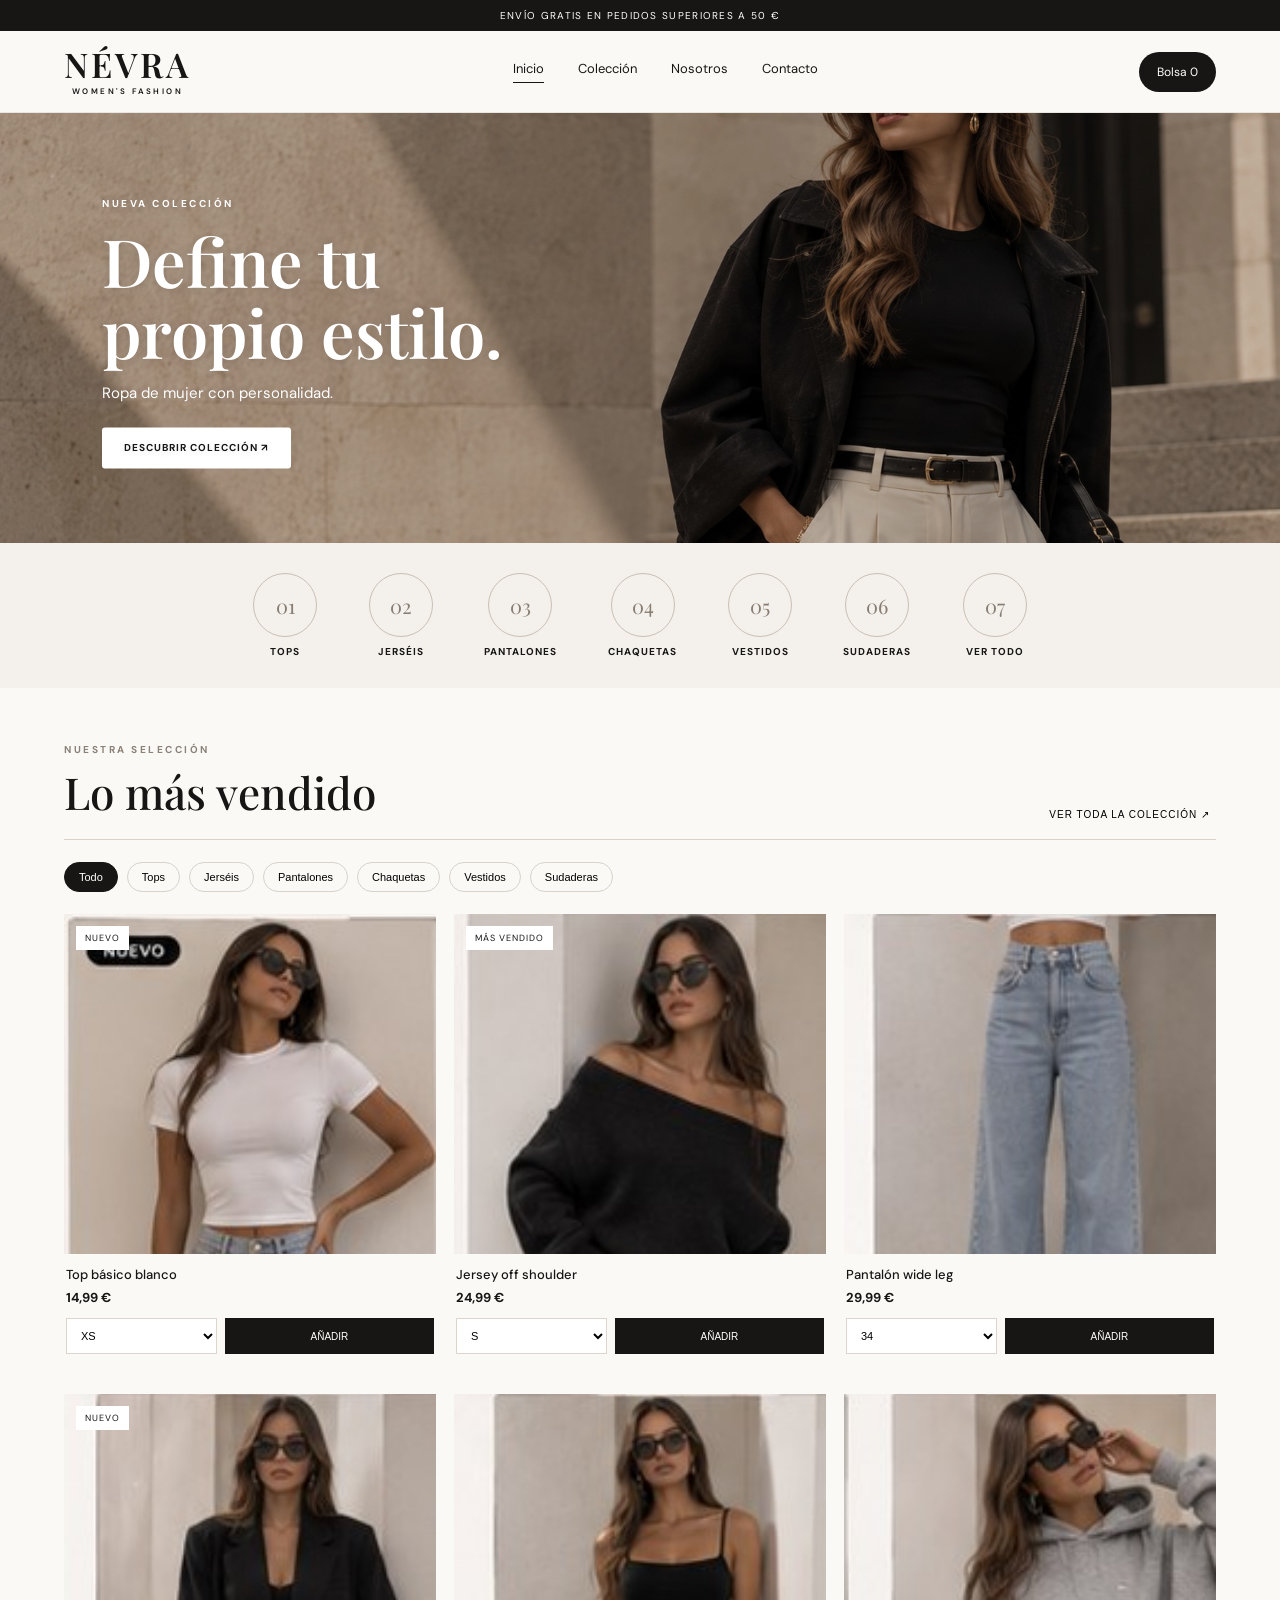
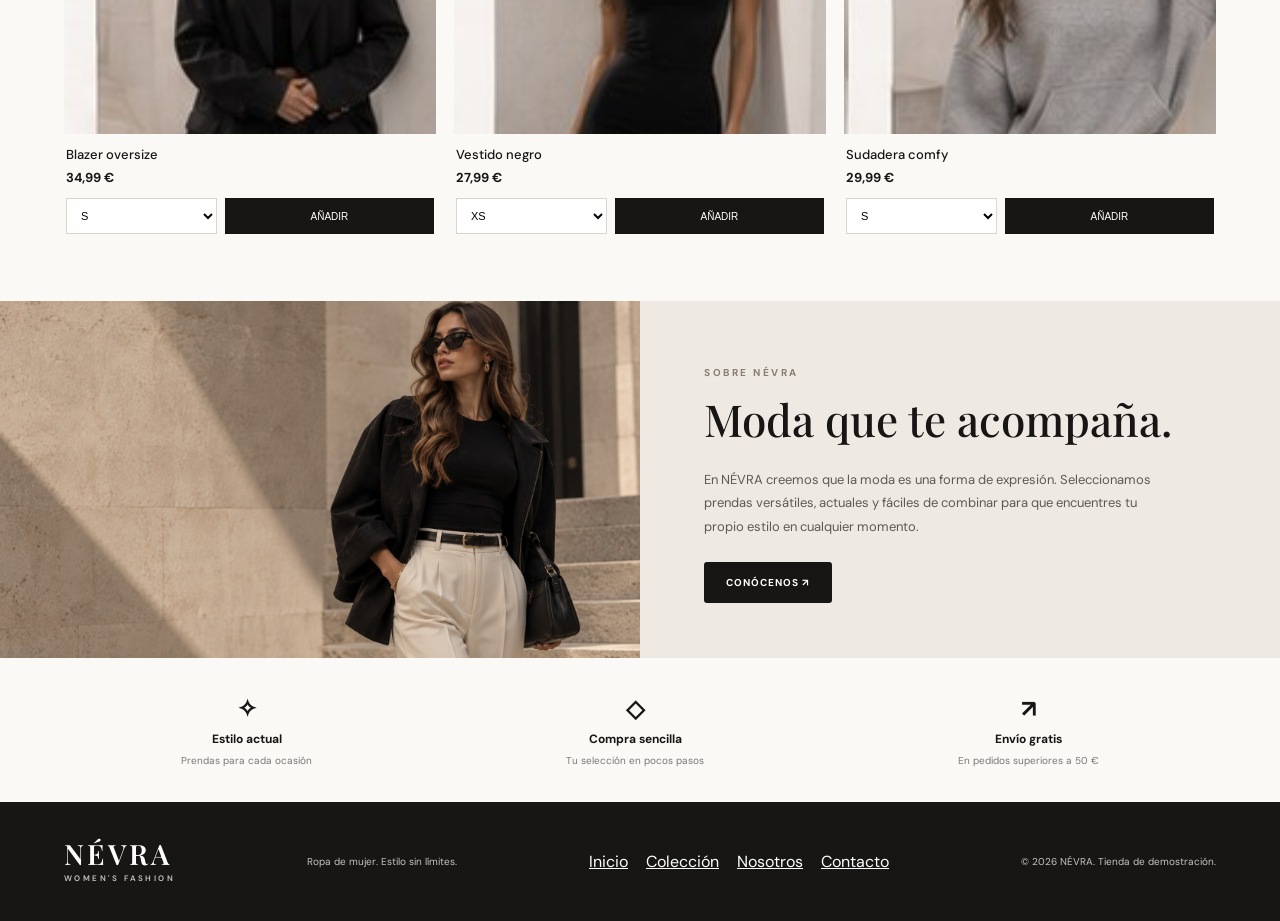
<file: index.html>
<!DOCTYPE html>
<html lang="es">
<head>
  <meta charset="UTF-8">
  <meta name="viewport" content="width=device-width, initial-scale=1.0">
  <title>NÉVRA | Moda femenina</title>
  <meta name="description" content="NÉVRA: ropa de mujer actual, casual y elegante. Encuentra tu estilo.">
  <link rel="preconnect" href="https://fonts.googleapis.com">
  <link rel="preconnect" href="https://fonts.gstatic.com" crossorigin>
  <link href="https://fonts.googleapis.com/css2?family=DM+Sans:wght@400;500;600;700&family=Playfair+Display:wght@500;600;700&display=swap" rel="stylesheet">
  <link rel="stylesheet" href="style.css">
</head>
<body>
  <div class="announcement">ENVÍO GRATIS EN PEDIDOS SUPERIORES A 50 €</div>
  <header class="header">
    <a class="logo" href="index.html">NÉVRA <small>WOMEN'S FASHION</small></a>
    <nav>
      <a class="active" href="index.html">Inicio</a>
      <a href="#coleccion">Colección</a>
      <a href="#nosotras">Nosotros</a>
      <a href="#contacto">Contacto</a>
    </nav>
    <a class="cart-link" href="carrito.html">Bolsa <span id="cart-count">0</span></a>
  </header>

  <main>
    <section class="hero">
      <img src="assets/campana-nevra.jpg" alt="Campaña de moda femenina NÉVRA">
      <div class="hero-copy">
        <p class="eyebrow">NUEVA COLECCIÓN</p>
        <h1>Define tu<br>propio estilo.</h1>
        <p>Ropa de mujer con personalidad.</p>
        <a class="button button-light" href="#coleccion">DESCUBRIR COLECCIÓN ↗</a>
      </div>
    </section>

    <section class="categories">
      <a href="#coleccion" data-filter="tops"><span>01</span><b>Tops</b></a>
      <a href="#coleccion" data-filter="jerseys"><span>02</span><b>Jerséis</b></a>
      <a href="#coleccion" data-filter="pantalones"><span>03</span><b>Pantalones</b></a>
      <a href="#coleccion" data-filter="chaquetas"><span>04</span><b>Chaquetas</b></a>
      <a href="#coleccion" data-filter="vestidos"><span>05</span><b>Vestidos</b></a>
      <a href="#coleccion" data-filter="sudaderas"><span>06</span><b>Sudaderas</b></a>
      <a href="#coleccion" data-filter="todos"><span>07</span><b>Ver todo</b></a>
    </section>

    <section class="collection section" id="coleccion">
      <div class="section-heading">
        <div><p class="eyebrow">NUESTRA SELECCIÓN</p><h2>Lo más vendido</h2></div>
        <button class="text-button" data-filter="todos">VER TODA LA COLECCIÓN ↗</button>
      </div>
      <div class="filters">
        <button class="filter active" data-filter="todos">Todo</button>
        <button class="filter" data-filter="tops">Tops</button>
        <button class="filter" data-filter="jerseys">Jerséis</button>
        <button class="filter" data-filter="pantalones">Pantalones</button>
        <button class="filter" data-filter="chaquetas">Chaquetas</button>
        <button class="filter" data-filter="vestidos">Vestidos</button>
        <button class="filter" data-filter="sudaderas">Sudaderas</button>
      </div>
      <div class="products" id="products"></div>
    </section>

    <section class="story" id="nosotras">
      <div class="story-photo"></div>
      <div class="story-copy">
        <p class="eyebrow">SOBRE NÉVRA</p>
        <h2>Moda que te acompaña.</h2>
        <p>En NÉVRA creemos que la moda es una forma de expresión. Seleccionamos prendas versátiles, actuales y fáciles de combinar para que encuentres tu propio estilo en cualquier momento.</p>
        <a class="button button-dark" href="#contacto">CONÓCENOS ↗</a>
      </div>
    </section>

    <section class="benefits">
      <div><strong>✧</strong><b>Estilo actual</b><small>Prendas para cada ocasión</small></div>
      <div><strong>◇</strong><b>Compra sencilla</b><small>Tu selección en pocos pasos</small></div>
      <div><strong>↗</strong><b>Envío gratis</b><small>En pedidos superiores a 50 €</small></div>
    </section>
  </main>

  <footer id="contacto">
    <a class="logo footer-logo" href="index.html">NÉVRA <small>WOMEN'S FASHION</small></a>
    <p>Ropa de mujer. Estilo sin límites.</p>
    <div><a href="index.html">Inicio</a><a href="#coleccion">Colección</a><a href="#nosotras">Nosotros</a><a href="mailto:hola@nevra.example">Contacto</a></div>
    <small>© 2026 NÉVRA. Tienda de demostración.</small>
  </footer>
  <script src="script.js"></script>
</body>
</html>
</file>
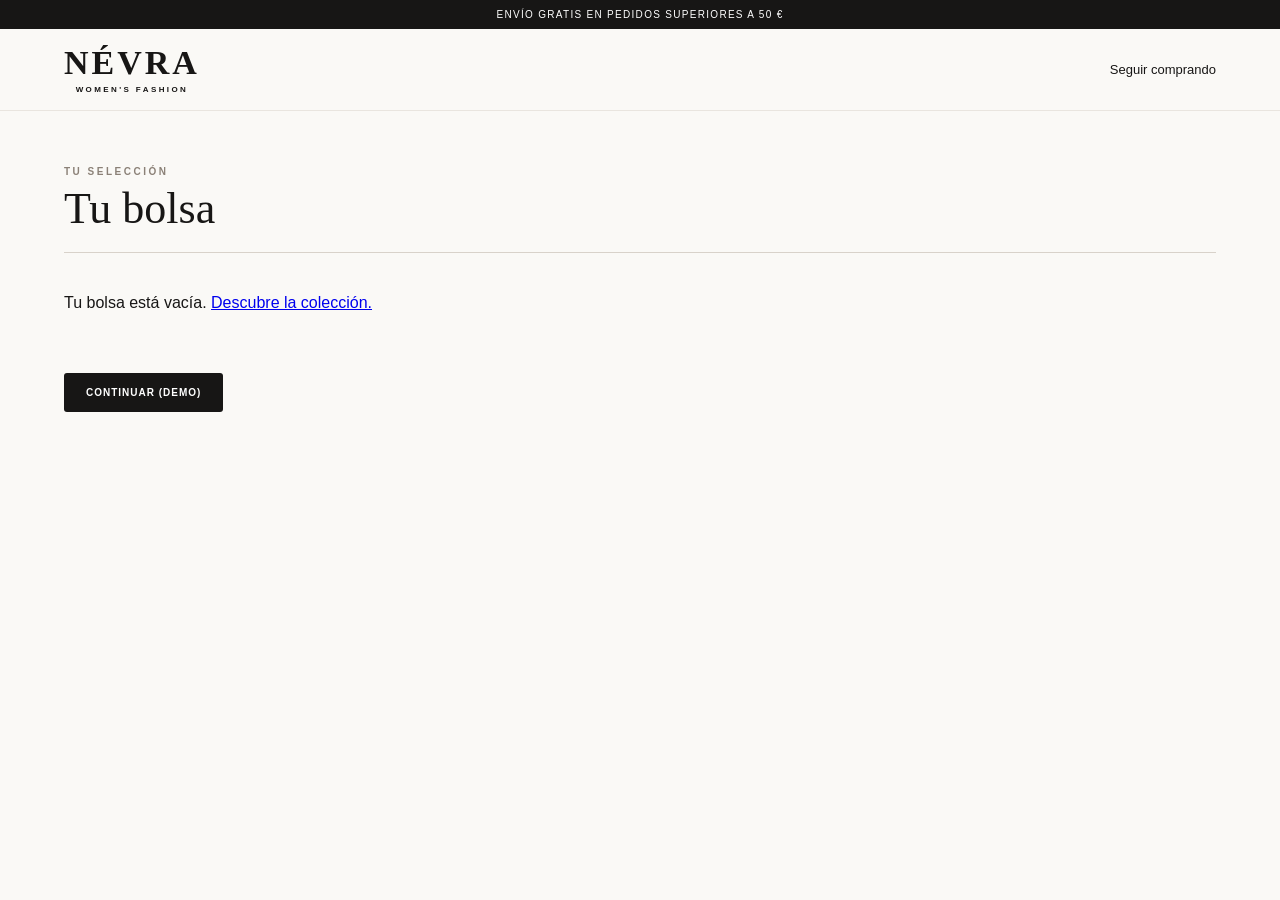
<file: carrito.html>
<!DOCTYPE html><html lang="es"><head><meta charset="UTF-8"><meta name="viewport" content="width=device-width,initial-scale=1"><title>Tu bolsa | NÉVRA</title><link rel="stylesheet" href="style.css"></head><body><div class="announcement">ENVÍO GRATIS EN PEDIDOS SUPERIORES A 50 €</div><header class="header"><a class="logo" href="index.html">NÉVRA<small>WOMEN'S FASHION</small></a><nav><a href="index.html">Seguir comprando</a></nav></header><main class="section"><div class="section-heading"><div><p class="eyebrow">TU SELECCIÓN</p><h2>Tu bolsa</h2></div></div><div id="cart-items" style="padding:25px 0"></div><div id="cart-total" style="font-weight:700;margin:20px 0"></div><a class="button button-dark" href="checkout.html">CONTINUAR (DEMO)</a></main><script src="cart.js"></script></body></html>
</file>
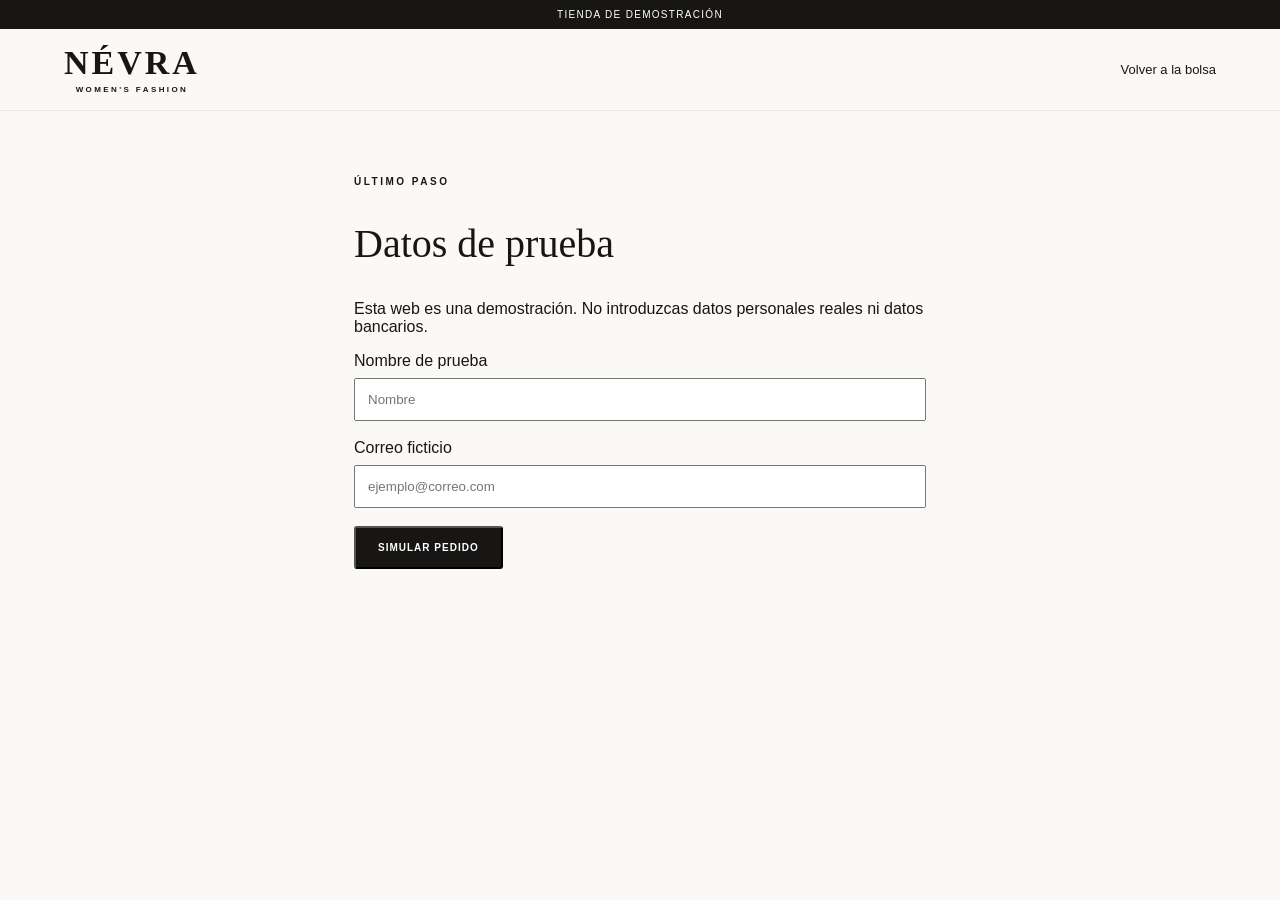
<file: checkout.html>
<!DOCTYPE html><html lang="es"><head><meta charset="UTF-8"><meta name="viewport" content="width=device-width,initial-scale=1"><title>Finalizar | NÉVRA</title><link rel="stylesheet" href="style.css"></head><body><div class="announcement">TIENDA DE DEMOSTRACIÓN</div><header class="header"><a class="logo" href="index.html">NÉVRA<small>WOMEN'S FASHION</small></a><nav><a href="carrito.html">Volver a la bolsa</a></nav></header><main class="section" style="max-width:700px;margin:auto"><p class="eyebrow">ÚLTIMO PASO</p><h2 style="font:40px 'Playfair Display',serif">Datos de prueba</h2><p>Esta web es una demostración. No introduzcas datos personales reales ni datos bancarios.</p><form id="demo-form"><label>Nombre de prueba<br><input required style="padding:12px;width:100%;margin:8px 0 18px" placeholder="Nombre"></label><label>Correo ficticio<br><input type="email" required style="padding:12px;width:100%;margin:8px 0 18px" placeholder="ejemplo@correo.com"></label><button class="button button-dark" type="submit">SIMULAR PEDIDO</button></form><p id="result"></p></main><script>document.getElementById('demo-form').addEventListener('submit',e=>{e.preventDefault();document.getElementById('result').textContent='Pedido de demostración completado. No se ha realizado ningún cobro.';localStorage.removeItem('nevra-cart')})</script></body></html>
</file>
<file: style.css>
*{box-sizing:border-box}html{scroll-behavior:smooth}body{margin:0;color:#171615;background:#faf9f6;font-family:'DM Sans',Arial,sans-serif}.announcement{background:#171615;color:#fff;text-align:center;padding:9px 12px;font-size:10px;letter-spacing:1.3px}.header{height:82px;padding:0 5%;display:flex;align-items:center;justify-content:space-between;background:#faf9f6;position:sticky;top:0;z-index:5;border-bottom:1px solid #e9e5df}.logo{font:600 34px 'Playfair Display',Georgia,serif;letter-spacing:3px;text-decoration:none;color:#171615;line-height:1}.logo small{display:block;font:600 8px 'DM Sans',Arial,sans-serif;letter-spacing:2.4px;text-align:center;margin-top:5px}.header nav{display:flex;gap:34px}.header nav a,.footer a{color:inherit;text-decoration:none;font-size:13px}.header nav a:hover,.header nav .active{border-bottom:1px solid #171615;padding-bottom:5px}.cart-link{background:#171615;color:white;text-decoration:none;border-radius:30px;padding:12px 18px;font-size:12px}.hero{height:430px;position:relative;overflow:hidden;background:#b9b0a7}.hero>img{width:100%;height:100%;object-fit:cover;object-position:center 43%;filter:brightness(.82)}.hero-copy{position:absolute;left:8%;top:50%;transform:translateY(-50%);color:white;width:min(43%,520px);text-shadow:0 1px 10px rgba(0,0,0,.12)}.eyebrow{font-size:10px;letter-spacing:2.5px;font-weight:700}.hero h1{font:600 clamp(38px,5.2vw,68px)/1.06 'Playfair Display',Georgia,serif;margin:16px 0;max-width:520px}.hero-copy>p:not(.eyebrow){font-size:15px;margin-bottom:24px}.button{display:inline-block;text-decoration:none;padding:14px 22px;font-size:10px;font-weight:700;letter-spacing:1px;border-radius:3px}.button-light{background:#fff;color:#171615}.button-dark{background:#171615;color:#fff}.categories{display:flex;justify-content:center;gap:clamp(14px,4vw,55px);padding:30px 4%;background:#f4f1ec;flex-wrap:wrap}.categories a{display:flex;flex-direction:column;align-items:center;gap:8px;text-decoration:none;color:#171615}.categories span{width:64px;height:64px;border:1px solid #c9c0b5;border-radius:50%;display:grid;place-items:center;font:20px 'Playfair Display',serif;color:#877d72}.categories b{font-size:10px;text-transform:uppercase;letter-spacing:1px}.section{padding:55px 5%}.section-heading{display:flex;align-items:end;justify-content:space-between;border-bottom:1px solid #d8d2ca;padding-bottom:18px}.section-heading .eyebrow{margin:0 0 6px;color:#8b8177}.section-heading h2,.story h2{font:500 clamp(30px,4vw,44px) 'Playfair Display',Georgia,serif;margin:0}.text-button{border:0;background:none;font-size:10px;letter-spacing:1px;cursor:pointer}.filters{display:flex;gap:9px;flex-wrap:wrap;margin:22px 0}.filter{background:transparent;border:1px solid #d8d2ca;padding:8px 14px;border-radius:25px;font-size:11px;cursor:pointer}.filter.active,.filter:hover{background:#171615;color:white;border-color:#171615}.products{display:grid;grid-template-columns:repeat(3,1fr);gap:28px 18px}.product-card{min-width:0}.product-image{height:340px;background:#e9e5df;overflow:hidden;position:relative}.product-image img{width:100%;height:100%;object-fit:cover;object-position:center 28%;transition:transform .4s}.product-card:hover .product-image img{transform:scale(1.035)}.tag{position:absolute;top:12px;left:12px;background:#fff;padding:6px 9px;font-size:9px;letter-spacing:1px}.product-info{padding:12px 2px}.product-info h3{font-size:13px;font-weight:500;margin:0 0 6px}.product-info p{font-size:13px;font-weight:700;margin:0 0 12px}.product-actions{display:flex;gap:8px}.product-actions select{flex:1;min-width:0;border:1px solid #ddd5cc;background:#fff;padding:10px;font-size:11px}.add-button{flex:1.5;border:0;background:#171615;color:white;padding:11px 8px;font-size:10px;cursor:pointer}.add-button:hover{background:#51483f}.story{display:grid;grid-template-columns:1fr 1fr;background:#eee9e2;min-height:340px}.story-photo{background:url('assets/campana-nevra.jpg') center 42%/cover;min-height:300px}.story-copy{padding:55px 10%;align-self:center}.story-copy .eyebrow{color:#887d72}.story-copy p:not(.eyebrow){max-width:470px;line-height:1.8;font-size:13px;color:#5f5953;margin:20px 0 24px}.benefits{display:flex;justify-content:space-around;padding:35px 5%;gap:20px;text-align:center}.benefits div{display:flex;flex-direction:column;gap:7px}.benefits strong{font-size:24px}.benefits b{font-size:12px}.benefits small{font-size:10px;color:#777}footer{background:#171615;color:white;padding:38px 5%;display:flex;align-items:center;justify-content:space-between;gap:20px;flex-wrap:wrap}footer p,footer small{font-size:10px;color:#c9c3bc}footer div{display:flex;gap:18px}.footer-logo{color:white;font-size:28px}footer a{color:white!important}@media(max-width:760px){.hero-copy{width:58%;left:6%}.hero h1{font-size:clamp(34px,8vw,50px)}.header{height:auto;min-height:72px;padding:15px 4%;flex-wrap:wrap;gap:14px}.logo{font-size:27px}.header nav{order:3;width:100%;justify-content:center;gap:20px}.header nav a{font-size:11px}.cart-link{font-size:10px;padding:10px 13px}.hero{height:390px}.hero-copy{left:7%}.hero h1{font-size:48px}.categories{gap:20px 25px}.categories span{width:54px;height:54px}.section{padding:40px 4%}.products{grid-template-columns:repeat(2,1fr);gap:20px 12px}.product-image{height:260px}.product-actions{flex-direction:column}.story{grid-template-columns:1fr}.story-photo{min-height:230px}.story-copy{padding:35px 7%}.benefits{flex-wrap:wrap}.benefits div{width:40%}footer{justify-content:center;text-align:center;flex-direction:column}footer div{flex-wrap:wrap;justify-content:center}}@media(max-width:390px){.product-image{height:210px}.hero h1{font-size:40px}.header nav{gap:13px}}
</file>
